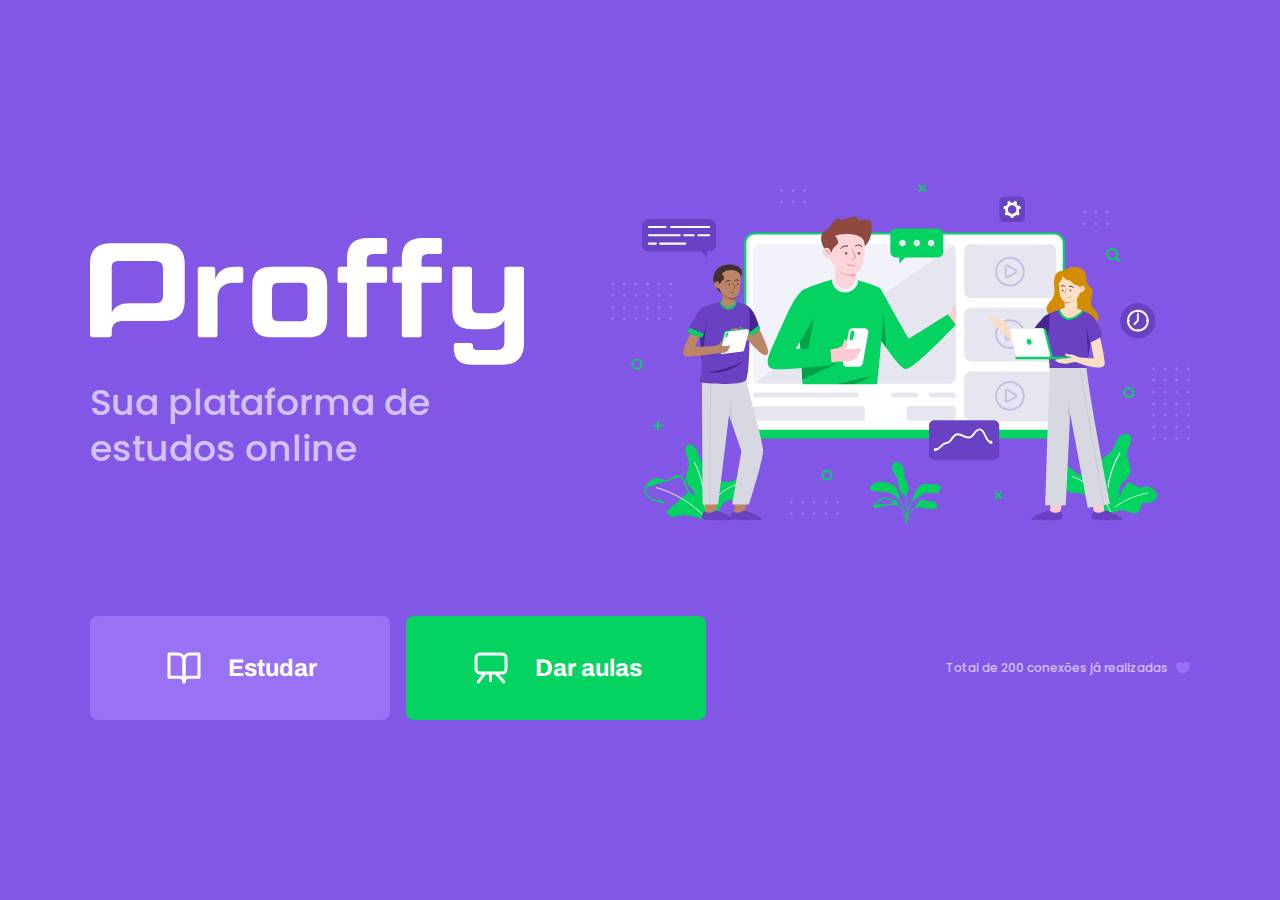
<file: index.html>
<!DOCTYPE html>
<html lang="pt_br">
  <head>
    <meta charset="UTF-8">
    <meta name="viewport" content="width=device-width, initial-scale=1.0">
    <title>Proffy | Sua plataforma de estudos online</title>
    <link rel="stylesheet" href="/styles/main.css">
    <link rel="stylesheet" href="/styles/partials/page-landing.css">
    <link href="https://fonts.googleapis.com/css2?family=Archivo:wght@400;700&amp;family=Poppins:wght@400;600&amp;display=swap" rel="stylesheet">
  </head>
  <body id="page-landing">
    <div id="container">
      <div class="logo-container">
        <img src="/images/logo.svg" alt="Logo">
        <h2>Sua plataforma de estudos online</h2>
      </div>

      <img class="hero-image" src="/images/landing.svg" alt="Plataforma de Estudos">

      <div class="buttons-container">
        <a class="study" href="/study.html">
          <img src="/images/icons/study.svg" alt="Estudar">
          Estudar
        </a>
        <a class="give-classes" href="/give-classes.html">
          <img src="/images/icons/give-classes.svg" alt="Dar aulas">
          Dar aulas
        </a>
      </div>

      <p class="total-connections">
        Total de 200 conexões já realizadas
        <img src="/images/icons/purple-heart.svg" alt="Coração roxo">
      </p>

    </div>

  </body>
</html>
</file>
<file: styles/main.css>
:root {
  --color-background: #F0F0F7;
  --color-primary-lighter: #9871F5;
  --color-primary-light: #916BEA;
  --color-primary: #8257E5;
  --color-primary-dark: #774DD6;
  --color-primary-darker: #6842C2;
  --color-secondary: #04D361;
  --color-secondary-dark: #04BF58;
  --color-title-in-primary: #FFFFFF;
  --color-text-in-primary: #D4C2FF;
  --color-text-title: #32264D;
  --color-text-complement: #9C98A6;
  --color-text-base: #6A6180;
  --color-line-in-white: #E6E6F0;
  --color-input-background: #F8F8FC;
  --color-button-text: #FFFFFF;
  --color-box-base: #FFFFFF;
  --color-box-footer: #FAFAFC;
  --color-small-info: #C1BCCC;
  font-size: 60%; /* controle das medidas rem */
}


* {
  margin: 0;
  padding: 0;
  box-sizing: border-box;
}

html, body {
  height: 100vh;
}

body {
  background-color: var(--color-background);
  display: flex;
  align-items: center;
  justify-content: center;
}

body, input, button, textarea {
  font: 500 1.6rem Poppins;
  color: var(--color-text-base);
}

#container {
  width: 90vw;
  max-width: 700px;
}

@media (min-width: 700px) {
  :root {
    font-size: 62.5%;
  }
}
</file>
<file: styles/partials/page-landing.css>
#page-landing {
  background: var(--color-primary);
}

#page-landing #container {
  color: var(--color-text-in-primary);
}

.logo-container img {
  height: 10rem;
}

.logo-container {
  text-align: center;
  margin-bottom: 3.2rem;
}

.logo-container h2 {
  font-weight: 500;
  font-size: 3.6rem;
  line-height: 4.6rem;
  margin-top:0.8rem;
}

.hero-image {
  width: 100%;
}

.buttons-container {
  display: flex;
  justify-content: center;
  margin: 3.2rem 0;
}

.buttons-container a {
  width: 30rem;
  height: 10.4rem;

  border-radius: 0.8rem;
  margin-right: 1.6rem;

  font: 700 2.4rem Archivo;

  display: flex;
  align-items: center;
  justify-content: center;

  text-decoration: none;

  transition: background 0.2s;

  color: var(--color-button-text);
}



.buttons-container a img {
  width: 4rem;
  margin-right: 2.4rem;
}

.buttons-container a.study {
  background: var(--color-primary-lighter);
}

.buttons-container a.study:hover {
  background: var(--color-primary-light);
}

.buttons-container a.give-classes {
  background: var(--color-secondary);
  margin-right: 0;
}

.buttons-container a.give-classes:hover {
  background: var(--color-secondary-dark);
}

.total-connections {
  font-size: 1.8rem;

  display: flex;
  align-items: center;
  justify-content: center;
}

.total-connections img {
  margin-left: 0.8rem;
}

@media (max-width: 699px) {
  :root {
    font-size: 40%;
  }
}

@media (min-width: 1100px) {
  #page-landing #container {
    max-width: 1100px;
    display: grid;
    grid-template-columns: 2fr 1fr 2fr;
    grid-template-rows: 350px 1fr;
    grid-template-areas: 
    "proffy image image"
    "button button texting";
    column-gap: 87px;
    row-gap: 86px
  }

  .logo-container {
    grid-area: proffy;
    text-align: initial;
    align-self: center;
    margin: 0;
  }

  .logo-container img {
    height: 127px;
  }

  .hero-image {
    grid-area: image;
    height: 350px;
  }

  .buttons-container {
    grid-area: button;
    justify-content: flex-start;
    margin: 0;
  }

  .total-connections {
    grid-area: texting;
    justify-self: end;
    font-size: 1.2rem;
  }

}
</file>
